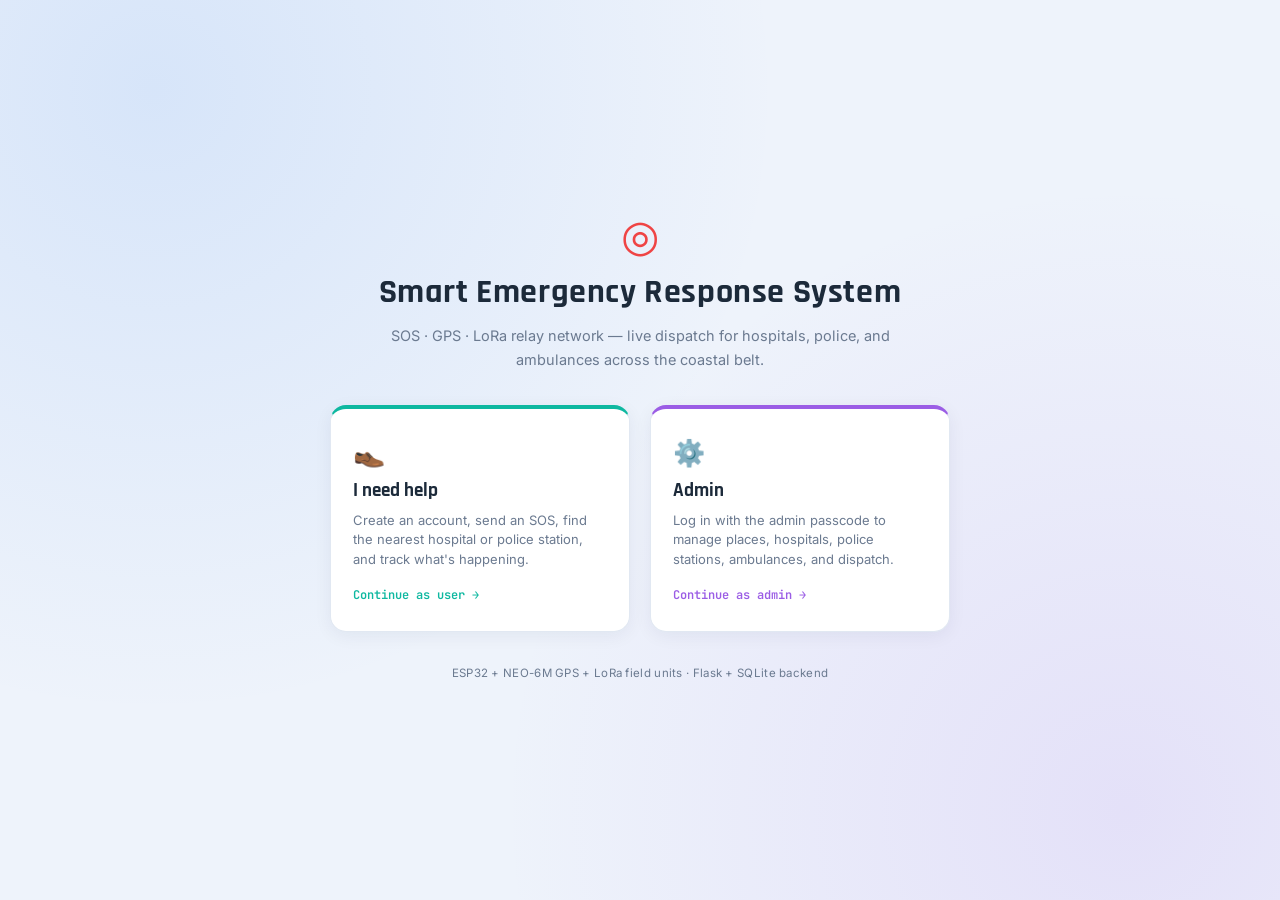
<file: index.html>
<!DOCTYPE html>
<html lang="en">
<head>
<meta charset="UTF-8">
<meta name="viewport" content="width=device-width, initial-scale=1.0">
<title>Smart Emergency Response System</title>

<link rel="preconnect" href="https://fonts.googleapis.com">
<link href="https://fonts.googleapis.com/css2?family=Rajdhani:wght@500;600;700&family=Inter:wght@400;500;600&family=JetBrains+Mono:wght@400;500;600&display=swap" rel="stylesheet">
<link rel="stylesheet" href="static/style.css">
</head>
<body class="landing-body">

<div class="landing-wrap">
  <div class="landing-mark">&#9678;</div>
  <h1 class="landing-title">Smart Emergency Response System</h1>
  <p class="landing-sub">SOS &middot; GPS &middot; LoRa relay network &mdash; live dispatch for hospitals, police, and ambulances across the coastal belt.</p>

  <div class="landing-cards">
    <a class="landing-card user" href="user.html">
      <div class="lc-icon">&#128094;</div>
      <h2>I need help</h2>
      <p>Create an account, send an SOS, find the nearest hospital or police station, and track what's happening.</p>
      <span class="lc-cta">Continue as user &rarr;</span>
    </a>

    <a class="landing-card admin" href="admin.html">
      <div class="lc-icon">&#9881;&#65039;</div>
      <h2>Admin</h2>
      <p>Log in with the admin passcode to manage places, hospitals, police stations, ambulances, and dispatch.</p>
      <span class="lc-cta">Continue as admin &rarr;</span>
    </a>
  </div>

  <p class="landing-foot">ESP32 + NEO-6M GPS + LoRa field units &middot; Flask + SQLite backend</p>
</div>

</body>
</html>
</file>
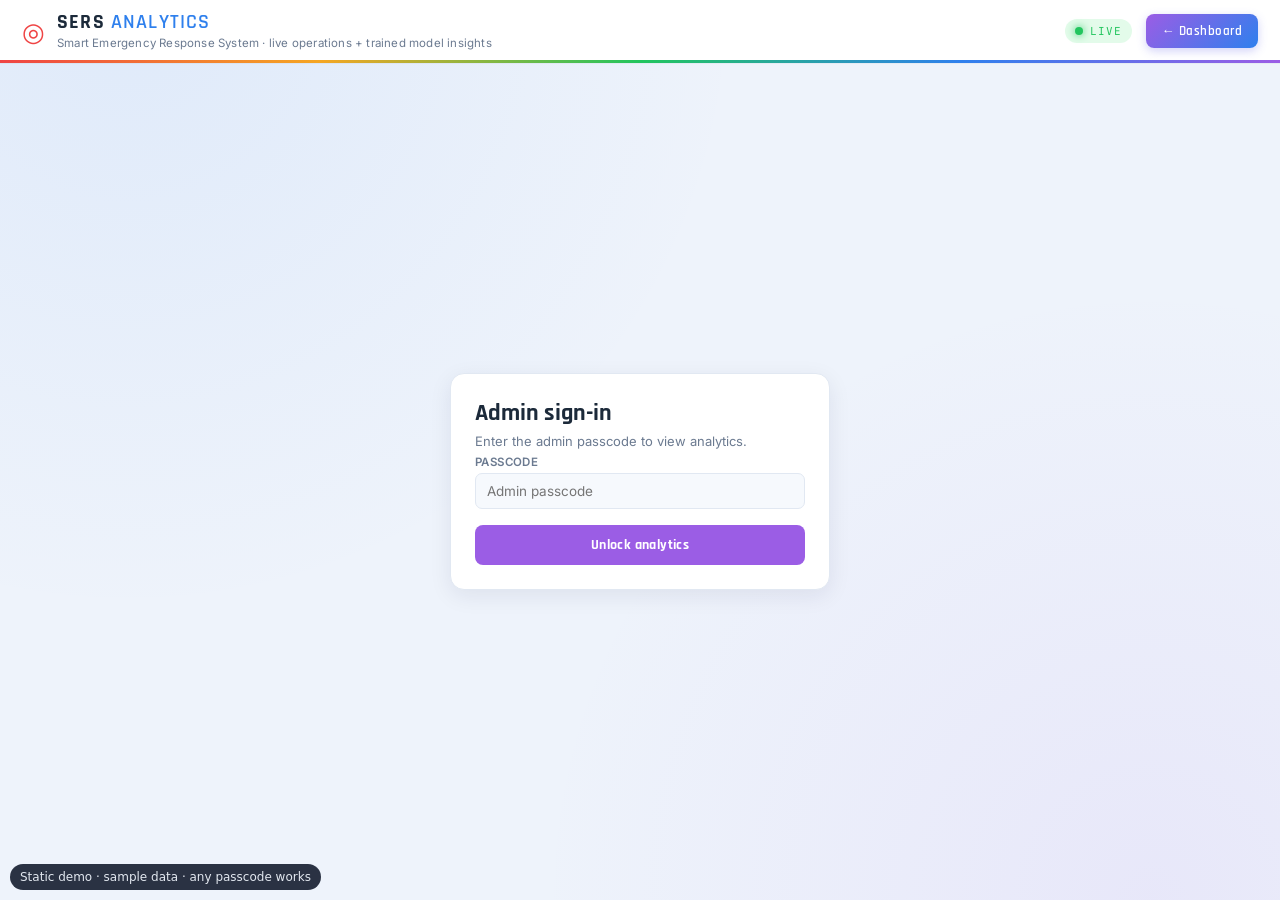
<file: admin_analytics.html>
<!DOCTYPE html>
<html lang="en">
<head>
<meta charset="UTF-8">
<meta name="viewport" content="width=device-width, initial-scale=1.0">
<title>SERS &mdash; Admin Analytics</title>

<link rel="preconnect" href="https://fonts.googleapis.com">
<link href="https://fonts.googleapis.com/css2?family=Rajdhani:wght@500;600;700&family=Inter:wght@400;500;600&family=JetBrains+Mono:wght@400;500;600&display=swap" rel="stylesheet">

<link rel="stylesheet" href="static/style.css">
</head>
<body data-page="admin">

<header class="topbar">
  <div class="brand">
    <a href="admin.html" class="brand-mark-link" title="Back to admin dashboard"><span class="brand-mark">&#9678;</span></a>
    <div class="brand-text">
      <h1>SERS<span>ANALYTICS</span></h1>
      <p class="brand-sub">Smart Emergency Response System &middot; live operations + trained model insights</p>
    </div>
  </div>

  <div class="topbar-right">
    <div class="conn" id="conn">
      <span class="conn-dot" id="conn-dot"></span>
      <span id="conn-label">LIVE</span>
    </div>
    <a href="admin.html" class="admin-btn" style="text-decoration:none;display:inline-flex;align-items:center;">&#8592; Dashboard</a>
    <button class="admin-btn" id="admin-logout-btn" style="display:none;background:linear-gradient(135deg,var(--muted),var(--muted));">Log out</button>
  </div>
</header>

<!-- ===================== PASSCODE GATE ===================== -->
<div class="auth-wrap" id="admin-auth-wrap">
  <div class="auth-card">
    <h2 style="margin:0 0 4px;font-family:var(--font-display);">Admin sign-in</h2>
    <p class="hint-text">Enter the admin passcode to view analytics.</p>
    <form class="admin-form active" id="form-admin-login">
      <div class="field">
        <label for="admin-passcode">Passcode</label>
        <input type="password" id="admin-passcode" placeholder="Admin passcode" required>
      </div>
      <button type="submit" class="submit-btn" style="background:var(--purple);">Unlock analytics</button>
      <div class="admin-msg" id="admin-login-msg"></div>
    </form>
  </div>
</div>

<!-- ===================== MAIN ANALYTICS APP ===================== -->
<main class="analytics-page" id="app-main" style="display:none;">

  <section class="panel analytics-panel">
    <div class="panel-head">
      <h2>Live Operations</h2>
      <span class="hint-text" style="margin:0;">From today's alerts &mdash; updates every couple seconds</span>
    </div>
    <div class="analytics-body" id="analytics-body">
      <div class="chart-block">
        <h3>Resolved over time</h3>
        <div id="chart-resolved-by-date" class="chart-svg-wrap"></div>
      </div>
      <div class="chart-block">
        <h3>Alerts by hospital</h3>
        <div id="chart-by-hospital" class="chart-svg-wrap"></div>
      </div>
      <div class="chart-block">
        <h3>Alerts by place</h3>
        <div id="chart-by-region" class="chart-svg-wrap"></div>
      </div>
    </div>
  </section>

  <section class="panel analytics-panel">
    <div class="panel-head">
      <h2>Trained Model Insights <span class="colab-pill">Colab &middot; 400 records</span></h2>
      <span class="hint-text" style="margin:0;">What the AI review model learned from historical incidents</span>
    </div>
    <div class="analytics-body" id="training-analytics-body">

      <div class="stat-row">
        <div class="stat-card">
          <span class="stat-label">Training rows</span>
          <span class="stat-value" id="training-total-rows">&mdash;</span>
        </div>
        <div class="stat-card">
          <span class="stat-label">Overall satisfaction</span>
          <span class="stat-value" id="training-overall-rate">&mdash;</span>
        </div>
        <div class="stat-card">
          <span class="stat-label">Model status</span>
          <span class="stat-value" id="training-model-status">&mdash;</span>
        </div>
        <div class="stat-card">
          <span class="stat-label">Live predictions logged</span>
          <span class="stat-value" id="training-live-logged">&mdash;</span>
        </div>
      </div>

      <div class="chart-block">
        <h3>Satisfaction rate by place</h3>
        <p class="hint-text">Bar height is total incidents for that place; the inner bar is how many were satisfied.</p>
        <div id="chart-satisfaction-by-place" class="chart-svg-wrap"></div>
      </div>
      <div class="chart-block">
        <h3>Satisfaction &mdash; hospital assigned vs not</h3>
        <div id="chart-satisfaction-by-hospital" class="chart-svg-wrap"></div>
      </div>
      <div class="chart-block">
        <h3>Satisfaction &mdash; police assigned vs not</h3>
        <div id="chart-satisfaction-by-police" class="chart-svg-wrap"></div>
      </div>
      <div class="chart-block">
        <h3>Satisfaction &mdash; ambulance assigned vs not</h3>
        <div id="chart-satisfaction-by-ambulance" class="chart-svg-wrap"></div>
      </div>
      <div class="chart-block">
        <h3>What drives the AI review prediction</h3>
        <p class="hint-text">Feature importance from the trained RandomForestClassifier.</p>
        <div id="chart-feature-importance" class="fi-chart"></div>
      </div>

    </div>
  </section>

  <section class="panel analytics-panel">
    <div class="panel-head">
      <h2>Model Diagnostics <span class="colab-pill">Colab &middot; 400 records</span></h2>
      <span class="hint-text" style="margin:0;">Evaluated on the training set itself &mdash; there's no separate held-out test file on disk</span>
    </div>
    <div class="analytics-body" id="training-diagnostics-body">

      <div class="chart-block">
        <h3>Accuracy, precision, recall, F1</h3>
        <div class="diag-metric-row">
          <div class="stat-card"><span class="stat-label">Accuracy</span><span class="stat-value" id="diag-accuracy">&mdash;</span></div>
          <div class="stat-card"><span class="stat-label">Precision</span><span class="stat-value" id="diag-precision">&mdash;</span></div>
          <div class="stat-card"><span class="stat-label">Recall</span><span class="stat-value" id="diag-recall">&mdash;</span></div>
          <div class="stat-card"><span class="stat-label">F1</span><span class="stat-value" id="diag-f1">&mdash;</span></div>
        </div>
      </div>

      <div class="chart-block">
        <h3>Correlation heatmap</h3>
        <p class="hint-text">How each numeric column moves with the others &mdash; red is positive, blue is negative, darker is stronger.</p>
        <div id="chart-correlation-heatmap" class="chart-svg-wrap"></div>
      </div>

      <div class="chart-block">
        <h3>Confusion matrix</h3>
        <p class="hint-text">Rows are the true outcome, columns are what the model predicted.</p>
        <div id="chart-confusion-matrix" class="chart-svg-wrap"></div>
      </div>

      <div class="chart-block">
        <h3>ROC curve</h3>
        <div id="chart-roc-curve" class="chart-svg-wrap"></div>
      </div>

      <div class="chart-block">
        <h3>Class balance</h3>
        <p class="hint-text">How many of the 400 training incidents were labeled satisfied vs not.</p>
        <div id="chart-class-balance" class="chart-svg-wrap"></div>
      </div>

    </div>
  </section>

</main>

<script>window.CARTO_API_KEY = "";</script>
<script src="static/mock-api.js"></script>
<script src="static/dashboard.js"></script>
</body>
</html>
</file>
<file: static/style.css>
:root {
  --bg: #eef3fb;
  --panel: #ffffff;
  --panel-2: #f6f9fd;
  --border: #e1e8f2;
  --text: #1c2a3a;
  --muted: #6b7a90;

  --red: #ef4444;
  --red-soft: #fde8e8;
  --amber: #f5a623;
  --amber-soft: #fdf1dc;
  --green: #22c55e;
  --green-soft: #e3fbea;
  --blue: #2f80ed;
  --blue-soft: #e7f0ff;
  --purple: #9b5de5;
  --purple-soft: #f2e9fc;
  --teal: #0eb8a0;
  --teal-soft: #e1faf6;

  --font-display: "Rajdhani", sans-serif;
  --font-body: "Inter", sans-serif;
  --font-mono: "JetBrains Mono", monospace;

  --region-1: var(--blue);
  --region-2: var(--purple);
  --region-3: var(--teal);
  --region-4: var(--amber);
}

* { box-sizing: border-box; }

html, body {
  margin: 0;
  padding: 0;
  height: 100%;
  background: var(--bg);
  color: var(--text);
  font-family: var(--font-body);
}

body {
  display: flex;
  flex-direction: column;
  height: 100vh;
  background-image:
    radial-gradient(circle at 10% 0%, rgba(47, 128, 237, 0.08), transparent 42%),
    radial-gradient(circle at 90% 100%, rgba(155, 93, 229, 0.08), transparent 42%);
}

/* ---------- topbar ---------- */
.topbar {
  display: flex;
  align-items: center;
  justify-content: space-between;
  gap: 20px;
  padding: 12px 22px;
  border-bottom: 1px solid var(--border);
  background: var(--panel);
  box-shadow: 0 1px 0 rgba(20, 30, 50, 0.04);
  flex-shrink: 0;
  position: relative;
  z-index: 20;
}

.topbar::after {
  content: "";
  position: absolute;
  left: 0; right: 0; bottom: -1px;
  height: 3px;
  background: linear-gradient(90deg, var(--red), var(--amber), var(--green), var(--blue), var(--purple));
}

.brand { display: flex; align-items: center; gap: 12px; }

.brand-mark {
  font-size: 26px;
  color: var(--red);
  animation: pulse-glow 2.4s ease-in-out infinite;
}

.brand-text h1 {
  font-family: var(--font-display);
  font-weight: 700;
  font-size: 20px;
  letter-spacing: 1.2px;
  margin: 0;
  line-height: 1;
  color: var(--text);
}

.brand-text h1 span {
  color: var(--blue);
  font-weight: 600;
  margin-left: 6px;
}

.brand-sub {
  margin: 4px 0 0;
  font-size: 11.5px;
  color: var(--muted);
  letter-spacing: 0.2px;
}

.ticker {
  display: flex;
  gap: 22px;
  flex: 1;
  justify-content: center;
}

.ticker-item {
  display: flex;
  flex-direction: column;
  align-items: center;
  min-width: 64px;
  padding: 4px 12px;
  border-radius: 8px;
}

.ticker-item.pending { background: var(--red-soft); }
.ticker-item.dispatched { background: var(--amber-soft); }
.ticker-item.resolved { background: var(--green-soft); }
.ticker-item.amb { background: var(--blue-soft); }

.ticker-label {
  font-size: 10px;
  color: var(--muted);
  text-transform: uppercase;
  letter-spacing: 0.7px;
}

.ticker-value {
  font-family: var(--font-mono);
  font-size: 19px;
  font-weight: 600;
}
.ticker-item.pending .ticker-value { color: var(--red); }
.ticker-item.dispatched .ticker-value { color: var(--amber); }
.ticker-item.resolved .ticker-value { color: var(--green); }
.ticker-item.amb .ticker-value { color: var(--blue); }

.topbar-right {
  display: flex;
  align-items: center;
  gap: 14px;
}

.conn {
  display: flex;
  align-items: center;
  gap: 7px;
  font-family: var(--font-mono);
  font-size: 11px;
  letter-spacing: 1px;
  color: var(--green);
  padding: 5px 10px;
  border-radius: 20px;
  background: var(--green-soft);
}

.conn.offline {
  color: var(--red);
  background: var(--red-soft);
}

.conn-dot {
  width: 8px;
  height: 8px;
  border-radius: 50%;
  background: var(--green);
  box-shadow: 0 0 8px var(--green);
  animation: pulse-glow 1.6s ease-in-out infinite;
}
.conn.offline .conn-dot {
  background: var(--red);
  box-shadow: 0 0 8px var(--red);
  animation: none;
}

.admin-btn {
  display: flex;
  align-items: center;
  gap: 6px;
  background: linear-gradient(135deg, var(--purple), var(--blue));
  color: #fff;
  border: none;
  font-family: var(--font-display);
  font-weight: 600;
  font-size: 13px;
  letter-spacing: 0.5px;
  padding: 9px 16px;
  border-radius: 8px;
  cursor: pointer;
  box-shadow: 0 3px 10px rgba(93, 93, 229, 0.28);
  transition: transform 0.12s ease;
}
.admin-btn:hover { transform: translateY(-1px); }
.admin-btn.active {
  background: linear-gradient(135deg, var(--green), var(--teal));
  box-shadow: 0 3px 10px rgba(14, 184, 160, 0.3);
}

.user-btn {
  display: flex;
  align-items: center;
  gap: 6px;
  background: linear-gradient(135deg, var(--teal), var(--green));
  color: #fff;
  border: none;
  font-family: var(--font-display);
  font-weight: 600;
  font-size: 13px;
  letter-spacing: 0.5px;
  padding: 9px 16px;
  border-radius: 8px;
  cursor: pointer;
  box-shadow: 0 3px 10px rgba(14, 184, 160, 0.28);
  transition: transform 0.12s ease;
}
.user-btn:hover { transform: translateY(-1px); }
.user-btn.active {
  background: linear-gradient(135deg, var(--blue), var(--purple));
  box-shadow: 0 3px 10px rgba(47, 128, 237, 0.3);
}

/* ---------- main grid ---------- */
.grid {
  flex: 1;
  display: grid;
  grid-template-columns: 1fr 380px;
  gap: 1px;
  background: var(--border);
  min-height: 0;
  transition: margin-right 0.28s ease, margin-left 0.28s ease;
}

/* When a side drawer is open on desktop, the grid shrinks to make room for
   it instead of the map just sitting underneath a fixed overlay — this is
   what makes the map visibly reshape (and it gets an invalidateSize() call
   from JS once the transition settles so Leaflet redraws cleanly). */
@media (min-width: 901px) {
  body.admin-open .grid { margin-right: 420px; }
  body.user-open .grid { margin-left: 380px; }
}

.panel {
  background: var(--panel);
  display: flex;
  flex-direction: column;
  min-height: 0;
}

.panel-head {
  display: flex;
  align-items: center;
  justify-content: space-between;
  padding: 13px 18px;
  border-bottom: 1px solid var(--border);
  flex-shrink: 0;
}

.panel-head h2 {
  font-family: var(--font-display);
  font-size: 15px;
  letter-spacing: 0.8px;
  text-transform: uppercase;
  margin: 0;
  color: var(--text);
}

.sim-btn {
  background: #fff;
  border: 1.5px solid var(--red);
  color: var(--red);
  font-family: var(--font-mono);
  font-size: 11px;
  letter-spacing: 0.5px;
  padding: 7px 13px;
  border-radius: 20px;
  cursor: pointer;
  transition: background 0.15s, color 0.15s;
}

.sim-btn:hover { background: var(--red-soft); }

.sim-btn.armed {
  background: var(--red);
  color: #fff;
  animation: pulse-glow 1s ease-in-out infinite;
}

#map { flex: 1; min-height: 0; background: #dce7f5; }

.map-hint {
  margin: 0;
  padding: 8px 18px;
  font-size: 11px;
  color: var(--muted);
  border-top: 1px solid var(--border);
  flex-shrink: 0;
}

.map-hint .dot {
  display: inline-block;
  width: 9px;
  height: 9px;
  border-radius: 50%;
  margin: 0 2px 0 8px;
  vertical-align: middle;
}
.dot.place { background: var(--amber); }
.dot.hospital { background: var(--blue); }
.dot.police { background: var(--purple); }
.dot.amb { background: var(--green); }
.dot.sos { background: var(--red); }

/* ---------- alert feed ---------- */
.feed-count {
  font-family: var(--font-mono);
  font-size: 11px;
  color: var(--muted);
}

.alert-list {
  flex: 1;
  overflow-y: auto;
  padding: 12px;
  display: flex;
  flex-direction: column;
  gap: 10px;
  background: var(--panel-2);
}

.empty-state {
  color: var(--muted);
  font-size: 13px;
  text-align: center;
  margin-top: 40px;
  padding: 0 20px;
  line-height: 1.5;
}

.alert-card {
  background: #fff;
  border: 1px solid var(--border);
  border-left: 4px solid var(--amber);
  border-radius: 10px;
  padding: 12px 14px;
  box-shadow: 0 1px 4px rgba(20, 30, 60, 0.06);
  animation: slide-in 0.35s ease-out;
}

.alert-card.status-pending { border-left-color: var(--red); }
.alert-card.status-dispatched { border-left-color: var(--amber); }
.alert-card.status-resolved { border-left-color: var(--green); opacity: 0.8; }

.alert-card.is-new {
  animation: flash-in 1.1s ease-out, slide-in 0.35s ease-out;
}

/* Unresolved alerts glow/blink continuously; the moment an alert is
   marked resolved it loses this class (moves to the history list
   instead) so the glow stops right away. */
.alert-card.status-pending,
.alert-card.status-dispatched {
  animation: card-glow 1.4s ease-in-out infinite, slide-in 0.35s ease-out;
}
@keyframes card-glow {
  0%, 100% { box-shadow: 0 1px 4px rgba(20, 30, 60, 0.06); }
  50% { box-shadow: 0 0 0 3px var(--red-soft), 0 1px 4px rgba(20, 30, 60, 0.06); }
}

/* Two-part "who's connected" strip: police (2fr) : ambulance (1fr) */
.connect-row {
  display: grid;
  grid-template-columns: 2fr 1fr;
  gap: 6px;
  margin-bottom: 8px;
}
.connect-chip {
  display: flex;
  align-items: center;
  gap: 6px;
  font-size: 11px;
  padding: 5px 8px;
  border-radius: 7px;
  background: var(--panel-2);
  border: 1px solid var(--border);
}
.connect-chip .cc-dot {
  width: 7px; height: 7px; border-radius: 50%; flex-shrink: 0;
}
.connect-chip.connected .cc-dot { background: var(--green); }
.connect-chip.searching .cc-dot { background: var(--amber); animation: pulse-glow 1s ease-in-out infinite; }
.connect-chip .cc-label { color: var(--muted); }
.connect-chip .cc-value { color: var(--text); font-weight: 600; }

.alert-top {
  display: flex;
  justify-content: space-between;
  align-items: baseline;
  margin-bottom: 6px;
}

.alert-region {
  font-family: var(--font-display);
  font-weight: 600;
  font-size: 14px;
  letter-spacing: 0.3px;
}

.alert-time {
  font-family: var(--font-mono);
  font-size: 10.5px;
  color: var(--muted);
}

.alert-coords {
  font-family: var(--font-mono);
  font-size: 11px;
  color: var(--muted);
  margin-bottom: 8px;
  display: flex;
  align-items: center;
  justify-content: space-between;
  gap: 8px;
}

.locate-btn {
  background: var(--blue-soft, #eaf2ff);
  border: 1px solid var(--blue, #2f80ed);
  color: var(--blue, #2f80ed);
  font-family: var(--font-mono);
  font-size: 10px;
  padding: 3px 8px;
  border-radius: 10px;
  cursor: pointer;
  white-space: nowrap;
  flex-shrink: 0;
}
.locate-btn:hover { background: var(--blue, #2f80ed); color: #fff; }

.alert-rows { display: flex; flex-direction: column; gap: 3px; margin-bottom: 8px; }

.alert-row {
  display: flex;
  gap: 6px;
  font-size: 12px;
}

.alert-row .k {
  color: var(--muted);
  min-width: 68px;
  flex-shrink: 0;
}

.alert-row .v { color: var(--text); }

.status-pill {
  display: inline-block;
  font-family: var(--font-mono);
  font-size: 10px;
  letter-spacing: 0.6px;
  text-transform: uppercase;
  padding: 3px 9px;
  border-radius: 10px;
  margin-right: 6px;
}
.status-pill.pending { background: var(--red-soft); color: var(--red); }
.status-pill.dispatched { background: var(--amber-soft); color: var(--amber); }
.status-pill.resolved { background: var(--green-soft); color: var(--green); }

.tg-pill {
  display: inline-block;
  font-family: var(--font-mono);
  font-size: 10px;
  letter-spacing: 0.4px;
  padding: 3px 9px;
  border-radius: 10px;
}
.tg-pill.sent { background: var(--blue-soft); color: var(--blue); }
.tg-pill.failed { background: var(--red-soft); color: var(--red); }
.tg-pill.unset { background: var(--panel-2); color: var(--muted); border: 1px solid var(--border); }

.resolve-btn {
  margin-top: 9px;
  width: 100%;
  background: #fff;
  border: 1px solid var(--border);
  color: var(--muted);
  font-family: var(--font-mono);
  font-size: 10.5px;
  padding: 7px;
  border-radius: 6px;
  cursor: pointer;
}
.resolve-btn:hover { border-color: var(--green); color: var(--green); background: var(--green-soft); }

.alert-actions { display: flex; flex-wrap: wrap; gap: 6px; margin-top: 9px; }
.alert-actions .resolve-btn,
.alert-actions .pending-btn,
.alert-actions .approve-btn { margin-top: 0; flex: 1; }
.pending-btn {
  background: #fff;
  border: 1px solid var(--border);
  color: var(--muted);
  font-family: var(--font-mono);
  font-size: 10.5px;
  padding: 7px;
  border-radius: 6px;
  cursor: pointer;
}
.pending-btn:hover { border-color: var(--amber); color: var(--amber); background: var(--amber-soft); }

.approve-btn {
  background: var(--green);
  border: 1px solid var(--green);
  color: #fff;
  font-family: var(--font-mono);
  font-size: 10.5px;
  font-weight: 600;
  padding: 7px;
  border-radius: 6px;
  cursor: pointer;
  flex-basis: 100%;
}
.approve-btn:hover { background: #1ea350; }
.approve-btn:disabled { opacity: 0.6; cursor: default; }

/* ---------- status strip ---------- */
.status-strip {
  display: flex;
  gap: 1px;
  background: var(--border);
  flex-shrink: 0;
}

.region-chip {
  flex: 1;
  background: var(--panel);
  padding: 10px 18px;
  display: flex;
  align-items: center;
  gap: 10px;
  border-top: 3px solid var(--blue);
}

.region-chip .swatch {
  width: 9px; height: 9px;
  border-radius: 50%;
  flex-shrink: 0;
}

.region-chip .name {
  font-family: var(--font-display);
  font-size: 13px;
  letter-spacing: 0.4px;
  color: var(--text);
  flex: 1;
}

.region-chip .count {
  font-family: var(--font-mono);
  font-size: 15px;
  color: var(--text);
  font-weight: 600;
}

/* ---------- leaflet marker tweaks ---------- */
.pulse-marker {
  position: relative;
  width: 18px;
  height: 18px;
}
.pulse-marker .core {
  position: absolute;
  top: 5px; left: 5px;
  width: 8px; height: 8px;
  background: var(--red);
  border-radius: 50%;
  box-shadow: 0 0 6px var(--red);
}
.pulse-marker .ring {
  position: absolute;
  top: 0; left: 0;
  width: 18px; height: 18px;
  border: 2px solid var(--red);
  border-radius: 50%;
  animation: radar-ping 1.6s ease-out infinite;
}

.facility-dot {
  width: 13px; height: 13px;
  border-radius: 50%;
  border: 2px solid #fff;
  box-shadow: 0 1px 4px rgba(20,30,60,0.35);
}
.facility-dot.place { background: var(--amber); width: 15px; height: 15px; }
.facility-dot.hospital { background: var(--blue); }
.facility-dot.police { background: var(--purple); }
.facility-dot.amb-available { background: var(--green); }
.facility-dot.amb-dispatched { background: var(--muted); }
.facility-dot.sos-resolved { background: var(--green); opacity: 0.55; width: 11px; height: 11px; }
.route-arrow {
  width: 0;
  height: 0;
  border-left: 5px solid transparent;
  border-right: 5px solid transparent;
  border-bottom: 9px solid;
  transform-origin: 50% 50%;
  filter: drop-shadow(0 0 2px rgba(0,0,0,0.35));
}
.facility-dot.new-pin {
  animation: radar-ping-small 1.4s ease-out 2;
}

.facility-dot.lookup-point {
  background: var(--text);
  width: 16px; height: 16px;
  border-width: 3px;
}

/* ---------- admin drawer ---------- */
.admin-overlay {
  position: fixed;
  inset: 0;
  background: rgba(20, 30, 50, 0.35);
  z-index: 90;
  display: none;
}
.admin-overlay.open { display: block; }

.admin-drawer {
  position: fixed;
  top: 0; right: 0;
  width: 420px;
  max-width: 92vw;
  height: 100vh;
  background: #fff;
  z-index: 100;
  transform: translateX(100%);
  transition: transform 0.25s ease;
  display: flex;
  flex-direction: column;
  box-shadow: -8px 0 24px rgba(20, 30, 60, 0.15);
}
.admin-drawer.open { transform: translateX(0); }

.admin-head {
  display: flex;
  align-items: center;
  justify-content: space-between;
  padding: 18px 20px;
  border-bottom: 1px solid var(--border);
  background: linear-gradient(135deg, var(--purple-soft), var(--blue-soft));
}

.admin-head h2 {
  margin: 0;
  font-family: var(--font-display);
  font-size: 18px;
  letter-spacing: 0.5px;
}

.admin-close {
  background: none;
  border: none;
  font-size: 20px;
  color: var(--muted);
  cursor: pointer;
  line-height: 1;
}

.admin-tabs {
  display: flex;
  flex-wrap: wrap;
  gap: 6px;
  padding: 12px 16px;
  border-bottom: 1px solid var(--border);
}

.admin-tab {
  border: 1px solid var(--border);
  background: #fff;
  color: var(--muted);
  font-family: var(--font-body);
  font-size: 12px;
  font-weight: 600;
  padding: 7px 12px 7px 10px;
  border-radius: 20px;
  cursor: pointer;
}
/* Idle-state colour coding so +Place/+Hospital/+Police/+Ambulance are
   identifiable at a glance, matching their marker colour on the map. */
.admin-tab[data-tab="place"] { border-left: 4px solid var(--amber); }
.admin-tab[data-tab="hospital"] { border-left: 4px solid var(--blue); }
.admin-tab[data-tab="police"] { border-left: 4px solid var(--purple); }
.admin-tab[data-tab="ambulance"] { border-left: 4px solid var(--green); }
.admin-tab.active[data-tab="place"] { background: var(--blue); color: #fff; border-color: var(--blue); }
.admin-tab.active[data-tab="hospital"] { background: var(--teal); color: #fff; border-color: var(--teal); }
.admin-tab.active[data-tab="police"] { background: var(--purple); color: #fff; border-color: var(--purple); }
.admin-tab.active[data-tab="ambulance"] { background: var(--green); color: #fff; border-color: var(--green); }
.admin-tab[data-tab="manual-signal"] { border-left: 4px solid var(--red); color: var(--red); }
.admin-tab.active[data-tab="manual-signal"] { background: var(--red); color: #fff; border-color: var(--red); }

.admin-body {
  flex: 1;
  overflow-y: auto;
  padding: 18px 20px;
}

.admin-form { display: none; flex-direction: column; gap: 12px; }
.admin-form.active { display: flex; }

.admin-login { display: flex; flex-direction: column; gap: 12px; }

.field label {
  display: block;
  font-size: 11.5px;
  font-weight: 600;
  color: var(--muted);
  margin-bottom: 4px;
  text-transform: uppercase;
  letter-spacing: 0.4px;
}

.field input, .field select {
  width: 100%;
  padding: 9px 11px;
  border: 1px solid var(--border);
  border-radius: 7px;
  font-family: var(--font-body);
  font-size: 13.5px;
  background: var(--panel-2);
  color: var(--text);
}
.field input:focus, .field select:focus {
  outline: none;
  border-color: var(--blue);
  background: #fff;
}

.field-row { display: flex; gap: 10px; }
.field-row .field { flex: 1; }

.pick-row {
  display: flex;
  align-items: center;
  gap: 8px;
}
.pick-row .field { flex: 1; }

.pick-btn {
  border: 1px dashed var(--blue);
  background: var(--blue-soft);
  color: var(--blue);
  font-size: 11px;
  font-weight: 600;
  padding: 8px 10px;
  border-radius: 7px;
  cursor: pointer;
  white-space: nowrap;
  align-self: flex-end;
  height: 37px;
}
.pick-btn.armed {
  background: var(--blue);
  color: #fff;
  animation: pulse-glow 1s ease-in-out infinite;
}

.submit-btn {
  margin-top: 4px;
  border: none;
  border-radius: 8px;
  padding: 11px;
  font-family: var(--font-display);
  font-weight: 700;
  font-size: 14px;
  letter-spacing: 0.4px;
  color: #fff;
  cursor: pointer;
}
#form-place .submit-btn { background: var(--blue); }
#form-hospital .submit-btn { background: var(--teal); }
#form-police .submit-btn { background: var(--purple); }
#form-ambulance .submit-btn { background: var(--green); }

.admin-msg {
  font-size: 12.5px;
  padding: 9px 11px;
  border-radius: 7px;
  display: none;
}
.admin-msg.show { display: block; }
.admin-msg.ok { background: var(--green-soft); color: var(--green); }
.admin-msg.err { background: var(--red-soft); color: var(--red); }

/* ---------- find-help drawer ---------- */
.user-overlay {
  position: fixed;
  inset: 0;
  background: rgba(20, 30, 50, 0.35);
  z-index: 90;
  display: none;
}
.user-overlay.open { display: block; }

.user-drawer {
  position: fixed;
  top: 0; left: 0;
  width: 380px;
  max-width: 92vw;
  height: 100vh;
  background: #fff;
  z-index: 100;
  transform: translateX(-100%);
  transition: transform 0.25s ease;
  display: flex;
  flex-direction: column;
  box-shadow: 8px 0 24px rgba(20, 30, 60, 0.15);
}
.user-drawer.open { transform: translateX(0); }

.user-head {
  display: flex;
  align-items: center;
  justify-content: space-between;
  padding: 18px 20px;
  border-bottom: 1px solid var(--border);
  background: linear-gradient(135deg, var(--teal-soft), var(--green-soft));
  flex-shrink: 0;
}

.user-head h2 {
  margin: 0;
  font-family: var(--font-display);
  font-size: 18px;
  letter-spacing: 0.5px;
}

.user-close {
  background: none;
  border: none;
  font-size: 20px;
  color: var(--muted);
  cursor: pointer;
  line-height: 1;
}

.user-body {
  flex: 1;
  overflow-y: auto;
  padding: 18px 20px;
  display: flex;
  flex-direction: column;
  gap: 14px;
}

.lookup-results { display: flex; flex-direction: column; gap: 10px; }

.lookup-card {
  background: var(--panel-2);
  border: 1px solid var(--border);
  border-left: 4px solid var(--blue);
  border-radius: 10px;
  padding: 12px 14px;
  animation: slide-in 0.3s ease-out;
}
.lookup-card.hospital { border-left-color: var(--blue); }
.lookup-card.police { border-left-color: var(--purple); }
.lookup-card.ambulance { border-left-color: var(--green); }
.lookup-card.region { border-left-color: var(--amber); }

.lookup-card .lc-kind {
  font-family: var(--font-mono);
  font-size: 10px;
  letter-spacing: 0.6px;
  text-transform: uppercase;
  color: var(--muted);
  margin-bottom: 3px;
}

.lookup-card .lc-name {
  font-family: var(--font-display);
  font-weight: 600;
  font-size: 15px;
  margin-bottom: 4px;
}

.lookup-card .lc-meta {
  font-size: 12px;
  color: var(--muted);
  display: flex;
  gap: 10px;
  flex-wrap: wrap;
}

.lookup-card .lc-meta .dist {
  color: var(--text);
  font-family: var(--font-mono);
  font-weight: 600;
}

.lookup-empty {
  color: var(--muted);
  font-size: 12.5px;
}

/* ---------- toast banner (user page status notifications) ---------- */
.toast-host {
  position: fixed;
  top: 14px;
  left: 50%;
  transform: translateX(-50%);
  z-index: 500;
  display: flex;
  flex-direction: column;
  gap: 8px;
  align-items: center;
  pointer-events: none;
}
.toast-banner {
  background: var(--panel);
  border: 1px solid var(--border);
  border-left: 4px solid var(--blue);
  color: var(--text);
  font-size: 13px;
  font-weight: 600;
  padding: 11px 18px;
  border-radius: 10px;
  box-shadow: 0 6px 20px rgba(20, 30, 60, 0.18);
  animation: slide-in 0.3s ease-out;
  transition: opacity 0.5s ease, transform 0.5s ease;
}
.toast-banner.dispatched { border-left-color: var(--amber); }
.toast-banner.resolved { border-left-color: var(--green); }
.toast-banner.hide { opacity: 0; transform: translateY(-10px); }

/* ---------- animations ---------- */
@keyframes pulse-glow {
  0%, 100% { opacity: 1; }
  50% { opacity: 0.45; }
}

@keyframes radar-ping {
  0% { transform: scale(0.6); opacity: 0.9; }
  100% { transform: scale(2.6); opacity: 0; }
}

@keyframes radar-ping-small {
  0% { box-shadow: 0 0 0 0 rgba(47, 128, 237, 0.5); }
  100% { box-shadow: 0 0 0 14px rgba(47, 128, 237, 0); }
}

@keyframes slide-in {
  from { transform: translateY(-8px); opacity: 0; }
  to { transform: translateY(0); opacity: 1; }
}

@keyframes flash-in {
  0% { background: var(--red-soft); }
  100% { background: #fff; }
}

/* ---------- responsive ---------- */
@media (max-width: 900px) {
  .grid { grid-template-columns: 1fr; grid-template-rows: 55vh 1fr; }
  .ticker { display: none; }
  .status-strip { flex-wrap: wrap; }
  .region-chip { min-width: 45%; }
  .admin-drawer { width: 100vw; }
  .user-drawer { width: 100vw; }
  .user-btn span { display: none; }
}

/* ======================================================================
   Landing page (Smart Emergency Response System)
   ====================================================================== */
.landing-body {
  align-items: center;
  justify-content: center;
  min-height: 100vh;
  background-image:
    radial-gradient(circle at 12% 10%, rgba(47, 128, 237, 0.12), transparent 45%),
    radial-gradient(circle at 88% 90%, rgba(155, 93, 229, 0.12), transparent 45%);
}

.landing-wrap {
  max-width: 760px;
  margin: 0 auto;
  padding: 60px 24px;
  text-align: center;
}

.landing-mark {
  font-size: 44px;
  color: var(--red);
  animation: pulse-glow 2.4s ease-in-out infinite;
  margin-bottom: 8px;
}

.landing-title {
  font-family: var(--font-display);
  font-weight: 700;
  font-size: 34px;
  letter-spacing: 0.6px;
  margin: 0 0 10px;
  color: var(--text);
}

.landing-sub {
  color: var(--muted);
  font-size: 14.5px;
  line-height: 1.6;
  max-width: 560px;
  margin: 0 auto 34px;
}

.landing-cards {
  display: flex;
  gap: 20px;
  justify-content: center;
  flex-wrap: wrap;
}

.landing-card {
  flex: 1;
  min-width: 250px;
  max-width: 300px;
  background: var(--panel);
  border: 1px solid var(--border);
  border-radius: 16px;
  padding: 28px 22px;
  text-align: left;
  text-decoration: none;
  color: var(--text);
  box-shadow: 0 4px 18px rgba(20, 30, 60, 0.06);
  transition: transform 0.15s ease, box-shadow 0.15s ease;
  border-top: 4px solid var(--teal);
}
.landing-card.admin { border-top-color: var(--purple); }
.landing-card:hover { transform: translateY(-3px); box-shadow: 0 10px 26px rgba(20, 30, 60, 0.12); }

.lc-icon { font-size: 26px; margin-bottom: 10px; }
.landing-card h2 { font-family: var(--font-display); font-size: 19px; margin: 0 0 8px; }
.landing-card p { font-size: 13px; color: var(--muted); line-height: 1.5; margin: 0 0 14px; }
.lc-cta { font-family: var(--font-mono); font-size: 12px; font-weight: 600; color: var(--teal); }
.landing-card.admin .lc-cta { color: var(--purple); }

.landing-foot { margin-top: 34px; font-size: 11.5px; color: var(--muted); letter-spacing: 0.3px; }

.brand-mark-link { text-decoration: none; }

/* ======================================================================
   Auth gate (user signup/login, admin passcode) — shown full-page until
   the visitor is authenticated, then swapped out for the app grid.
   ====================================================================== */
.auth-wrap {
  flex: 1;
  display: flex;
  align-items: center;
  justify-content: center;
  padding: 30px 16px;
}

.auth-card {
  width: 100%;
  max-width: 380px;
  background: var(--panel);
  border: 1px solid var(--border);
  border-radius: 14px;
  padding: 24px;
  box-shadow: 0 6px 22px rgba(20, 30, 60, 0.08);
}

.auth-tabs { display: flex; gap: 6px; margin-bottom: 16px; }
.auth-tab {
  flex: 1;
  padding: 9px 10px;
  border-radius: 8px;
  border: 1px solid var(--border);
  background: var(--panel-2);
  color: var(--muted);
  font-family: var(--font-display);
  font-weight: 600;
  font-size: 13px;
  cursor: pointer;
}
.auth-tab.active { background: var(--teal); color: #fff; border-color: var(--teal); }

.hint-text { font-size: 13px; color: var(--muted); margin: 0 0 4px; line-height: 1.5; }
.or-sep { font-size: 11px; color: var(--muted); margin: 2px 0; text-align: center; }

/* ---------- account box (user page) ---------- */
.account-box { display: flex; align-items: center; gap: 10px; }
.account-chip {
  display: flex;
  flex-direction: column;
  align-items: flex-end;
  line-height: 1.25;
}
.account-chip .acc-name { font-size: 12.5px; font-weight: 600; color: var(--text); }
.account-chip .acc-id {
  font-family: var(--font-mono);
  font-size: 11px;
  color: var(--teal);
  background: var(--teal-soft);
  padding: 1px 7px;
  border-radius: 10px;
}
.logout-btn {
  background: var(--panel-2);
  border: 1px solid var(--border);
  color: var(--muted);
  font-size: 12px;
  font-weight: 600;
  padding: 8px 12px;
  border-radius: 8px;
  cursor: pointer;
}
.logout-btn:hover { color: var(--red); border-color: var(--red); }

/* ======================================================================
   Side tabs (user page: Find Help / My Alerts / Analytics) — visually
   matches .admin-tabs so both role pages feel consistent.
   ====================================================================== */
.side-tabs {
  display: flex;
  gap: 6px;
  padding: 12px 14px 0;
  flex-shrink: 0;
  flex-wrap: wrap;
}
.side-tab {
  padding: 7px 12px;
  border-radius: 7px;
  border: 1px solid var(--border);
  background: var(--panel-2);
  color: var(--muted);
  font-size: 12px;
  font-weight: 600;
  cursor: pointer;
}
.side-tab.active { background: var(--teal); color: #fff; border-color: var(--teal); }
.side-tab.active[data-side-tab="mine"] { background: var(--blue); border-color: var(--blue); }
.side-tab.active[data-side-tab="analytics"] { background: var(--purple); border-color: var(--purple); }

.side-panel { display: none; flex: 1; min-height: 0; overflow-y: auto; padding: 14px; flex-direction: column; gap: 12px; }
.side-panel.active { display: flex; }
#side-find, #tab-alerts, #tab-users, #tab-analytics { padding: 14px; }

.admin-tab.active[data-tab="alerts"] { background: var(--red); color: #fff; border-color: var(--red); }
.admin-tab.active[data-tab="users"] { background: var(--blue); color: #fff; border-color: var(--blue); }
.admin-tab.active[data-tab="analytics"] { background: var(--purple); color: #fff; border-color: var(--purple); }

.feed-count-row { display: flex; justify-content: space-between; align-items: center; margin-bottom: 4px; }
.feed-section-label {
  font-family: var(--font-display);
  font-size: 11px;
  font-weight: 600;
  letter-spacing: 0.6px;
  text-transform: uppercase;
  color: var(--muted);
}

/* Admin alerts panel: active alerts get 2 parts of height, resolved
   history gets 1 part — so active dispatches stay front and center
   while resolved ones are still one glance away, not gone. */
.alerts-split { padding: 0 !important; }
.alerts-block {
  display: flex;
  flex-direction: column;
  min-height: 0;
  padding: 14px;
}
.alerts-block-active { flex: 2; border-bottom: 1px solid var(--border); }
.alerts-block-history { flex: 1; background: var(--panel-2); }
.alerts-block .alert-list { padding: 0; margin-top: 8px; }

.admin-btn.analytics-btn {
  background: linear-gradient(135deg, var(--teal), var(--blue));
  box-shadow: 0 3px 10px rgba(14, 184, 160, 0.28);
}
.admin-btn.analytics-btn.active {
  background: linear-gradient(135deg, var(--purple), var(--blue));
}

/* ======================================================================
   Users list (admin page)
   ====================================================================== */
.users-list { display: flex; flex-direction: column; gap: 8px; }
.user-row {
  display: flex;
  align-items: flex-start;
  justify-content: space-between;
  gap: 10px;
  background: var(--panel-2);
  border: 1px solid var(--border);
  border-left: 4px solid var(--blue);
  border-radius: 10px;
  padding: 10px 12px;
}
.user-row .ur-main { display: flex; flex-direction: column; gap: 2px; min-width: 0; }
.user-row .ur-name { font-weight: 600; font-size: 13.5px; }
.user-row .ur-phone { font-size: 11.5px; color: var(--muted); font-family: var(--font-mono); }
.user-row .ur-meta { font-size: 10.5px; color: var(--muted); }
.user-row .ur-right { display: flex; flex-direction: column; align-items: flex-end; gap: 6px; flex-shrink: 0; }
.user-id-pill {
  font-family: var(--font-mono);
  font-size: 11px;
  font-weight: 700;
  color: var(--blue);
  background: var(--blue-soft);
  padding: 3px 9px;
  border-radius: 12px;
}
.user-alerts-pill {
  font-family: var(--font-mono);
  font-size: 11px;
  color: var(--muted);
  background: var(--panel);
  border: 1px solid var(--border);
  padding: 3px 9px;
  border-radius: 12px;
}
.ur-status-pills { display: flex; gap: 4px; }
.mini-pill {
  font-family: var(--font-mono);
  font-size: 10px;
  font-weight: 700;
  padding: 2px 6px;
  border-radius: 8px;
}
.mini-pill.pending { background: var(--red-soft); color: var(--red); }
.mini-pill.dispatched { background: var(--amber-soft); color: var(--amber); }
.mini-pill.resolved { background: var(--green-soft); color: var(--green); }
.ur-ai {
  font-family: var(--font-mono);
  font-size: 10px;
  color: var(--purple);
  background: var(--purple-soft);
  padding: 2px 7px;
  border-radius: 8px;
}

/* ======================================================================
   Analytics charts — hand-rolled inline SVG bar/line charts, no external
   chart library needed.
   ====================================================================== */
.analytics-body { display: flex; flex-direction: column; gap: 20px; }
.chart-block h3 {
  font-family: var(--font-display);
  font-size: 13px;
  letter-spacing: 0.5px;
  text-transform: uppercase;
  color: var(--muted);
  margin: 0 0 8px;
}
.chart-svg-wrap { width: 100%; overflow-x: auto; }
.chart-svg-wrap svg { display: block; font-family: var(--font-body); }
.chart-empty { font-size: 12.5px; color: var(--muted); padding: 10px 2px; }
.cbar { fill: var(--teal); }
.cbar.total { fill: var(--blue-soft); stroke: var(--blue); stroke-width: 1; }
.cbar-label { font-size: 10px; fill: var(--muted); }
.cbar-value { font-size: 10.5px; fill: var(--text); font-weight: 600; }
.cline { fill: none; stroke: var(--green); stroke-width: 2.5; }
.cdot { fill: var(--green); }
.caxis { stroke: var(--border); stroke-width: 1; }

/* ======================================================================
   Standalone /admin/analytics page — two stacked panels (live ops,
   trained-model insights) in a normal scrolling page instead of the
   fixed map+sidebar grid the rest of the admin dashboard uses.
   ====================================================================== */
.analytics-page {
  flex: 1;
  overflow-y: auto;
  padding: 22px;
  display: flex;
  flex-direction: column;
  gap: 22px;
}
.analytics-panel {
  border: 1px solid var(--border);
  border-radius: 12px;
  overflow: hidden;
  /* .panel (shared with the fixed-height map/sidebar grid elsewhere) sets
     display:flex + min-height:0 so those panels can flex-shrink to fit a
     fixed viewport slot. On this page .analytics-page is itself a fixed-
     height flex column with its own overflow-y:auto scroll, so letting
     these panels inherit flex-shrink too meant the browser shrank each
     panel (and everything inside it) down to fit the viewport BEFORE
     the outer scrollbar ever kicked in — squishing and clipping the
     charts instead of just scrolling to see them. Panels here should
     always size to their content and let the page scroll instead. */
  flex: 0 0 auto;
  min-height: auto;
}
.analytics-panel .panel-head { flex-wrap: wrap; gap: 8px; }
.analytics-panel .admin-body,
.analytics-panel .analytics-body { padding: 18px; }
.colab-pill {
  display: inline-block;
  margin-left: 10px;
  font-family: var(--font-mono);
  font-size: 10px;
  letter-spacing: 0.4px;
  text-transform: none;
  padding: 3px 9px;
  border-radius: 10px;
  background: var(--purple-soft);
  color: var(--purple);
  vertical-align: middle;
}

.stat-row { display: flex; flex-wrap: wrap; gap: 12px; }
.stat-card {
  flex: 1;
  min-width: 140px;
  background: var(--panel-2);
  border: 1px solid var(--border);
  border-radius: 10px;
  padding: 12px 14px;
  display: flex;
  flex-direction: column;
  gap: 4px;
}
.stat-label {
  font-family: var(--font-mono);
  font-size: 10px;
  letter-spacing: 0.4px;
  text-transform: uppercase;
  color: var(--muted);
}
.stat-value {
  font-family: var(--font-display);
  font-size: 22px;
  font-weight: 700;
  color: var(--text);
}
.stat-value.ok { color: var(--green); }
.stat-value.err { color: var(--red); }

.fi-chart { display: flex; flex-direction: column; gap: 8px; }
.fi-row { display: flex; align-items: center; gap: 10px; }
.fi-label {
  flex: 0 0 160px;
  font-size: 11.5px;
  color: var(--text);
  text-transform: capitalize;
}
.fi-bar-track {
  flex: 1;
  height: 10px;
  border-radius: 6px;
  background: var(--panel-2);
  border: 1px solid var(--border);
  overflow: hidden;
}
.fi-bar-fill {
  display: block;
  height: 100%;
  background: linear-gradient(90deg, var(--blue), var(--purple));
  border-radius: 6px;
}
.fi-value {
  flex: 0 0 48px;
  text-align: right;
  font-family: var(--font-mono);
  font-size: 11px;
  color: var(--muted);
}

/* Heatmaps (correlation matrix, confusion matrix) — plain HTML table so
   row/column labels are simple to read, colored per-cell via inline
   style computed in JS. */
.heatmap {
  border-collapse: collapse;
  font-size: 10.5px;
  font-family: var(--font-mono);
}
.heatmap th, .heatmap td {
  padding: 6px 8px;
  text-align: center;
  border: 1px solid var(--border);
  white-space: nowrap;
}
.heatmap thead th {
  font-weight: 600;
  color: var(--muted);
  background: var(--panel-2);
}
.heatmap tbody th {
  text-align: left;
  font-weight: 600;
  color: var(--muted);
  background: var(--panel-2);
}
.heatmap td { color: var(--text); font-weight: 600; }

.diag-metric-row { display: flex; flex-wrap: wrap; gap: 12px; margin-bottom: 4px; }

/* ======================================================================
   SOS modal (user page — "Send SOS" button opens this)
   ====================================================================== */
.sos-modal-overlay {
  position: fixed; inset: 0; background: rgba(20, 30, 50, 0.4);
  z-index: 190; display: none;
}
.sos-modal-overlay.open { display: block; }
.sos-modal {
  position: fixed;
  top: 50%; left: 50%;
  transform: translate(-50%, -50%);
  width: 360px; max-width: 92vw;
  background: #fff;
  border-radius: 14px;
  padding: 22px;
  z-index: 200;
  display: none;
  flex-direction: column;
  gap: 12px;
  box-shadow: 0 20px 60px rgba(20, 30, 60, 0.25);
}
.sos-modal.open { display: flex; }
.sos-modal h2 { margin: 0; font-family: var(--font-display); font-size: 19px; color: var(--red); }
.sos-modal-actions { display: flex; gap: 10px; }
.sos-modal-actions .submit-btn { flex: 1; margin-top: 0; }

/* ======================================================================
   Responsive tweaks for the new pages
   ====================================================================== */
@media (max-width: 900px) {
  .landing-cards { flex-direction: column; align-items: center; }
  .account-chip .acc-name { display: none; }
  .side-tabs { padding: 10px 10px 0; }
}
</file>
